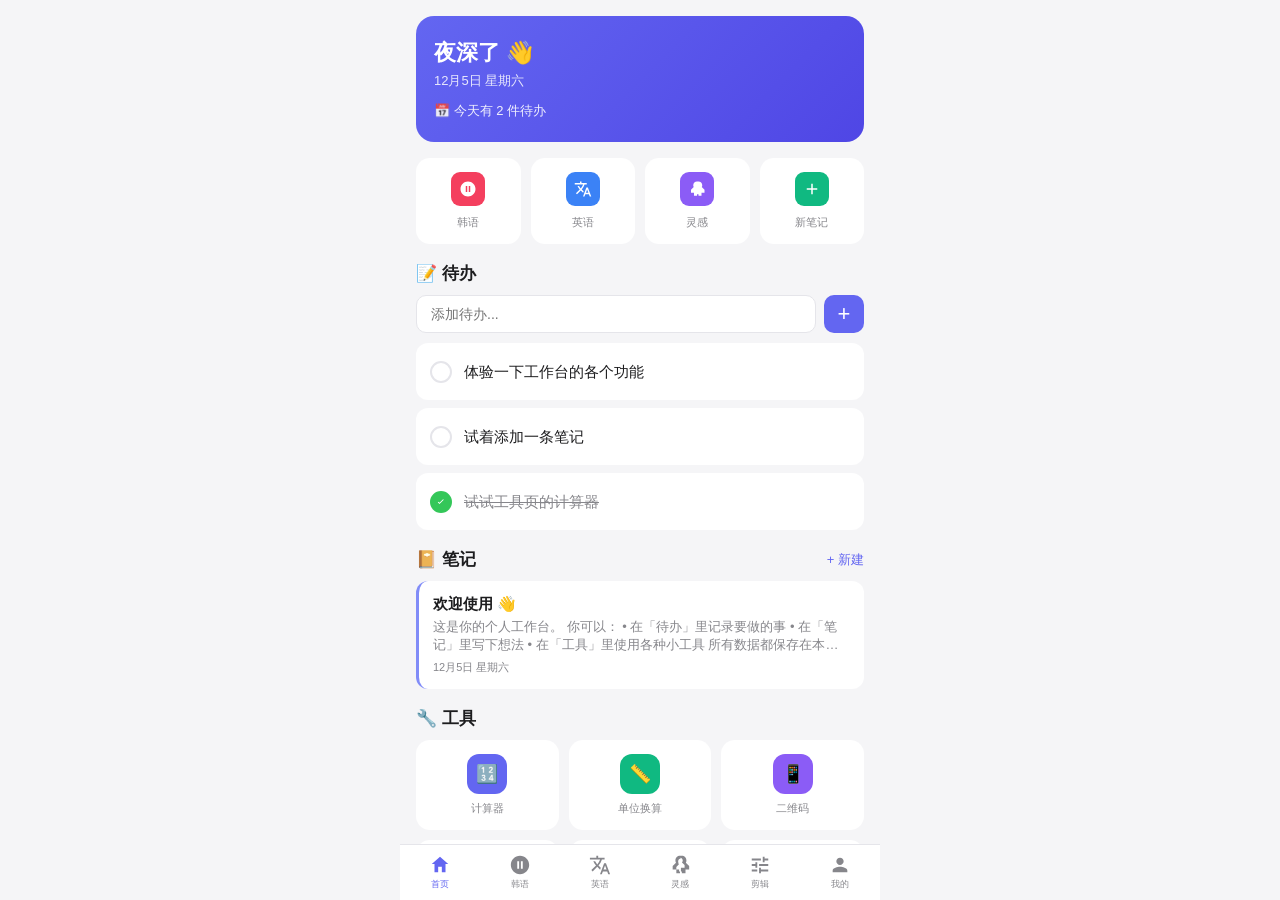
<file: index.html>
<!DOCTYPE html>
<html lang="zh-CN">
<head>
  <meta charset="UTF-8">
  <meta name="viewport" content="width=device-width, initial-scale=1.0, maximum-scale=1.0, user-scalable=no, viewport-fit=cover">
  <meta name="apple-mobile-web-app-capable" content="yes">
  <meta name="apple-mobile-web-app-status-bar-style" content="black-translucent">
  <meta name="theme-color" content="#6366f1">
  <title>我的工作台</title>
  <link rel="stylesheet" href="styles.css?v=2">
  <link rel="preconnect" href="https://fonts.googleapis.com">
</head>
<body>
  <div id="app">
    <!-- 状态栏占位 -->
    <div class="statusbar-safe"></div>

    <!-- 主内容区 -->
    <main class="content" id="content">
      <!-- 各个 Tab 页面会在这里渲染 -->
    </main>

    <!-- 底部 Tab 栏 -->
    <nav class="tabbar" id="tabbar">
      <button class="tab-item active" data-tab="home">
        <svg viewBox="0 0 24 24" class="tab-icon"><path fill="currentColor" d="M12 3l9 8h-3v9h-4v-6h-4v6H6v-9H3l9-8z"/></svg>
        <span>首页</span>
      </button>
<button class="tab-item" data-tab="korean">
        <svg viewBox="0 0 24 24" class="tab-icon"><path fill="currentColor" d="M12 2C6.5 2 2 6.5 2 12s4.5 10 10 10 10-4.5 10-10S17.5 2 12 2zm-1 14H9V8h2v8zm4 0h-2V8h2v8z"/></svg>
        <span>韩语</span>
      </button>
      <button class="tab-item" data-tab="english">
        <svg viewBox="0 0 24 24" class="tab-icon"><path fill="currentColor" d="M12.87 15.07l-2.54-2.51.03-.03c1.74-1.94 2.98-4.17 3.71-6.53H17V4h-7V2H8v2H1v1.99h11.17C11.5 7.92 10.44 9.75 9 11.35 8.07 10.32 7.3 9.19 6.69 8h-2c.73 1.63 1.73 3.17 2.98 4.56l-5.09 5.02L4 19l5-5 3.11 3.11.76-2.04zM18.5 10h-2L12 22h2l1.12-3h4.75L21 22h2l-4.5-12zm-2.62 7l1.62-4.33L19.12 17h-3.24z"/></svg>
        <span>英语</span>
      </button>
      <button class="tab-item" data-tab="inspire">
        <svg viewBox="0 0 24 24" class="tab-icon"><path fill="currentColor" d="M12 2C9.24 2 7 4.24 7 7c0 .89.23 1.72.63 2.45L4 13.08V17h4v4h4v-2h2v2h4v-4h4v-3.92l-3.63-3.63c.4-.73.63-1.56.63-2.45 0-2.76-2.24-5-5-5zm0 2c1.66 0 3 1.34 3 3 0 .56-.15 1.08-.42 1.54l-.42.7 2.84 2.84V15h-4v4h-2v-2H8v-2.92l2.84-2.84-.42-.7C10.15 9.08 10 8.56 10 8c0-1.66 1.34-3 3-3z"/></svg>
        <span>灵感</span>
      </button>
      <button class="tab-item" data-tab="edit">
        <svg viewBox="0 0 24 24" class="tab-icon"><path fill="currentColor" d="M3 17v2h6v-2H3zM3 5v2h10V5H3zm10 16v-2h8v-2h-8v-2h-2v6h2zM7 9v2H3v2h4v2h2V9H7zm14 4v-2H11v2h10zm-6-4h2V7h4V5h-4V3h-2v6z"/></svg>
        <span>剪辑</span>
      </button>
<button class="tab-item" data-tab="me">
        <svg viewBox="0 0 24 24" class="tab-icon"><path fill="currentColor" d="M12 12c2.2 0 4-1.8 4-4s-1.8-4-4-4-4 1.8-4 4 1.8 4 4 4zm0 2c-2.7 0-8 1.3-8 4v2h16v-2c0-2.7-5.3-4-8-4z"/></svg>
        <span>我的</span>
      </button>
    </nav>

    <!-- 底部安全区 -->
    <div class="home-indicator"></div>
  </div>

  <!-- 全局 toast -->
  <div class="toast" id="toast"></div>

  <script src="hangul-data.js?v=3"></script>
  <script src="inspire-data.js"></script>
  <script src="english-data.js"></script>
  <script src="edit-data.js"></script>
  <script src="app.js?v=3"></script>
</body>
</html>
</file>
<file: styles.css>
/* ===== 全局重置 ===== */
* {
  margin: 0;
  padding: 0;
  box-sizing: border-box;
  -webkit-tap-highlight-color: transparent;
}

:root {
  --primary: #6366f1;
  --primary-light: #818cf8;
  --primary-dark: #4f46e5;
  --bg: #f5f5f7;
  --card: #ffffff;
  --text: #1d1d1f;
  --text-secondary: #86868b;
  --border: #e5e5ea;
  --danger: #ff3b30;
  --success: #34c759;
  --warning: #ff9500;
  --tabbar-h: 56px;
  --safe-top: env(safe-area-inset-top, 0px);
  --safe-bottom: env(safe-area-inset-bottom, 0px);
}

html, body {
  height: 100%;
  font-family: -apple-system, BlinkMacSystemFont, "PingFang SC", "Helvetica Neue", "Segoe UI", Roboto, sans-serif;
  font-size: 16px;
  color: var(--text);
  background: var(--bg);
  overflow: hidden;
  -webkit-font-smoothing: antialiased;
}

#app {
  display: flex;
  flex-direction: column;
  height: 100vh;
  height: 100dvh;
  max-width: 480px;
  margin: 0 auto;
  background: var(--bg);
  position: relative;
}

/* ===== 状态栏占位 ===== */
.statusbar-safe {
  height: var(--safe-top);
  background: var(--primary);
  flex-shrink: 0;
}

/* ===== 主内容区 ===== */
.content {
  flex: 1;
  overflow-y: auto;
  overflow-x: hidden;
  -webkit-overflow-scrolling: touch;
  padding-bottom: calc(var(--tabbar-h) + var(--safe-bottom) + 8px);
}

.content::-webkit-scrollbar { display: none; }

/* 页面通用 */
.page { padding: 16px; display: none; animation: fadeIn .25s ease; }
.page.active { display: block; }

@keyframes fadeIn {
  from { opacity: 0; transform: translateY(6px); }
  to { opacity: 1; transform: translateY(0); }
}

.page-title {
  font-size: 28px;
  font-weight: 700;
  margin-bottom: 4px;
  letter-spacing: -0.5px;
}
.page-subtitle {
  font-size: 14px;
  color: var(--text-secondary);
  margin-bottom: 20px;
}

/* ===== 卡片 ===== */
.card {
  background: var(--card);
  border-radius: 14px;
  padding: 16px;
  margin-bottom: 12px;
  box-shadow: 0 1px 3px rgba(0,0,0,0.04);
}

/* ===== 首页 ===== */
.greeting-card {
  background: linear-gradient(135deg, var(--primary) 0%, var(--primary-dark) 100%);
  color: #fff;
  border-radius: 18px;
  padding: 22px 18px;
  margin-bottom: 16px;
}
.greeting-card .hello { font-size: 22px; font-weight: 700; margin-bottom: 4px; }
.greeting-card .date { font-size: 13px; opacity: .85; }
.greeting-card .weather { margin-top: 12px; font-size: 13px; opacity: .9; display: flex; align-items: center; gap: 6px; }

.quick-grid {
  display: grid;
  grid-template-columns: repeat(4, 1fr);
  gap: 10px;
  margin-bottom: 16px;
}
.quick-item {
  background: var(--card);
  border-radius: 14px;
  padding: 14px 6px;
  text-align: center;
  cursor: pointer;
  transition: transform .12s;
  border: none;
  font: inherit;
  color: var(--text);
}
.quick-item:active { transform: scale(.94); }
.quick-item .qi-icon {
  width: 34px; height: 34px;
  border-radius: 9px;
  display: flex; align-items: center; justify-content: center;
  margin: 0 auto 6px;
  color: #fff;
}
.quick-item .qi-icon svg { width: 18px; height: 18px; fill: currentColor; }
.quick-item span { font-size: 11px; color: var(--text-secondary); }

.section-header {
  display: flex; justify-content: space-between; align-items: center;
  margin: 18px 0 10px;
}
.section-header h3 { font-size: 17px; font-weight: 600; }
.section-header .more { font-size: 13px; color: var(--primary); background: none; border: none; font: inherit; }

/* 待办列表预览 */
.todo-preview-item {
  display: flex; align-items: center; gap: 10px;
  padding: 10px 0;
  border-bottom: 1px solid var(--border);
}
.todo-preview-item:last-child { border-bottom: none; }
.todo-preview-item .dot { width: 8px; height: 8px; border-radius: 50%; background: var(--primary); flex-shrink: 0; }
.todo-preview-item.done .dot { background: var(--success); }
.todo-preview-item .txt { flex: 1; font-size: 14px; }
.todo-preview-item.done .txt { color: var(--text-secondary); text-decoration: line-through; }

/* ===== 待办页 ===== */
.todo-input-row {
  display: flex; gap: 8px; margin-bottom: 14px;
}
.todo-input-row input {
  flex: 1;
  border: 1.5px solid var(--border);
  border-radius: 10px;
  padding: 11px 14px;
  font-size: 15px;
  font-family: inherit;
  background: var(--card);
  color: var(--text);
  outline: none;
  transition: border-color .2s;
}
.todo-input-row input:focus { border-color: var(--primary); }
.todo-input-row button {
  background: var(--primary); color: #fff;
  border: none; border-radius: 10px;
  padding: 0 18px; font-size: 15px; font-weight: 600;
  font-family: inherit; cursor: pointer;
}
.todo-input-row button:active { background: var(--primary-dark); }

.todo-list { list-style: none; }
.todo-item {
  display: flex; align-items: center; gap: 12px;
  background: var(--card);
  border-radius: 12px;
  padding: 13px 14px;
  margin-bottom: 8px;
  animation: slideIn .2s ease;
}
@keyframes slideIn { from { opacity: 0; transform: translateX(-8px); } to { opacity: 1; transform: translateX(0); } }
.todo-item .check {
  width: 22px; height: 22px;
  border: 2px solid var(--border);
  border-radius: 50%;
  flex-shrink: 0;
  cursor: pointer;
  display: flex; align-items: center; justify-content: center;
  transition: all .2s;
}
.todo-item .check.done {
  background: var(--success); border-color: var(--success);
}
.todo-item .check.done svg { width: 12px; height: 12px; fill: #fff; }
.todo-item .check:not(.done) svg { display: none; }
.todo-item .todo-text { flex: 1; font-size: 15px; line-height: 1.4; }
.todo-item.done .todo-text { color: var(--text-secondary); text-decoration: line-through; }
.todo-item .del {
  background: none; border: none; color: var(--danger);
  font-size: 20px; cursor: pointer; padding: 4px 8px;
  opacity: 0; transition: opacity .2s;
}
.todo-item:active .del, .todo-item:hover .del { opacity: .7; }

.todo-empty {
  text-align: center; padding: 60px 20px; color: var(--text-secondary);
}
.todo-empty svg { width: 56px; height: 56px; fill: var(--border); margin-bottom: 12px; }

.todo-filter {
  display: flex; gap: 8px; margin-bottom: 14px; overflow-x: auto;
}
.todo-filter button {
  background: var(--card); border: 1px solid var(--border);
  border-radius: 16px; padding: 6px 14px; font-size: 13px;
  font-family: inherit; color: var(--text-secondary); white-space: nowrap; cursor: pointer;
}
.todo-filter button.active { background: var(--primary); color: #fff; border-color: var(--primary); }

/* ===== 笔记页 ===== */
.note-new {
  width: 100%; background: var(--primary); color: #fff;
  border: none; border-radius: 12px; padding: 13px;
  font-size: 15px; font-weight: 600; font-family: inherit;
  margin-bottom: 14px; cursor: pointer;
}
.note-new:active { background: var(--primary-dark); }

.note-item {
  background: var(--card); border-radius: 12px;
  padding: 14px; margin-bottom: 10px; cursor: pointer;
  border-left: 3px solid var(--primary-light);
}
.note-item .note-title { font-size: 15px; font-weight: 600; margin-bottom: 4px; }
.note-item .note-preview { font-size: 13px; color: var(--text-secondary); line-height: 1.4;
  display: -webkit-box; -webkit-line-clamp: 2; -webkit-box-orient: vertical; overflow: hidden; }
.note-item .note-date { font-size: 11px; color: var(--text-secondary); margin-top: 6px; }

/* 笔记编辑弹层 */
.modal-mask {
  position: fixed; inset: 0; background: rgba(0,0,0,.4);
  display: none; align-items: flex-end; justify-content: center;
  z-index: 100;
}
.modal-mask.show { display: flex; }
.modal {
  background: var(--card); width: 100%; max-width: 480px;
  border-radius: 18px 18px 0 0; padding: 18px;
  padding-bottom: calc(18px + var(--safe-bottom));
  animation: slideUp .25s ease;
}
@keyframes slideUp { from { transform: translateY(100%); } to { transform: translateY(0); } }
.modal-handle { width: 36px; height: 4px; background: var(--border); border-radius: 2px; margin: 0 auto 14px; }
.modal h3 { font-size: 17px; margin-bottom: 12px; text-align: center; }
.modal input, .modal textarea {
  width: 100%; border: 1.5px solid var(--border); border-radius: 10px;
  padding: 11px 14px; font-size: 15px; font-family: inherit;
  margin-bottom: 10px; background: var(--bg); color: var(--text); outline: none;
  resize: none;
}
.modal input:focus, .modal textarea:focus { border-color: var(--primary); }
.modal textarea { min-height: 140px; line-height: 1.5; }
.modal-actions { display: flex; gap: 10px; margin-top: 6px; }
.modal-actions button {
  flex: 1; padding: 12px; border-radius: 10px; font-size: 15px;
  font-weight: 600; font-family: inherit; cursor: pointer; border: none;
}
.btn-cancel { background: var(--bg); color: var(--text-secondary); }
.btn-save { background: var(--primary); color: #fff; }

/* ===== 工具页 ===== */
.tool-grid {
  display: grid; grid-template-columns: repeat(2, 1fr); gap: 12px;
}
.tool-card {
  background: var(--card); border-radius: 14px; padding: 18px 14px;
  text-align: center; cursor: pointer; transition: transform .12s;
  border: none; font: inherit; color: var(--text);
}
.tool-card:active { transform: scale(.95); }
.tool-card .tc-icon {
  width: 44px; height: 44px; border-radius: 12px;
  margin: 0 auto 10px; display: flex; align-items: center; justify-content: center;
  color: #fff;
}
.tool-card .tc-icon svg { width: 22px; height: 22px; fill: currentColor; }
.tool-card .tc-name { font-size: 14px; font-weight: 600; margin-bottom: 2px; }
.tool-card .tc-desc { font-size: 11px; color: var(--text-secondary); }

/* 工具结果展示 */
.tool-result {
  background: var(--card); border-radius: 12px; padding: 16px;
  margin-top: 14px; font-size: 14px; line-height: 1.6; white-space: pre-wrap;
  display: none;
}
.tool-result.show { display: block; }

/* ===== 我的页 ===== */
.profile-card {
  display: flex; align-items: center; gap: 14px;
  background: linear-gradient(135deg, var(--primary) 0%, var(--primary-dark) 100%);
  color: #fff; border-radius: 18px; padding: 20px; margin-bottom: 16px;
}
.avatar {
  width: 56px; height: 56px; border-radius: 50%;
  background: rgba(255,255,255,.25); display: flex; align-items: center; justify-content: center;
  font-size: 24px; font-weight: 700;
}
.profile-info .name { font-size: 18px; font-weight: 700; }
.profile-info .sub { font-size: 12px; opacity: .85; margin-top: 2px; }

.stats-row { display: flex; gap: 10px; margin-bottom: 16px; }
.stat-card {
  flex: 1; background: var(--card); border-radius: 14px; padding: 14px; text-align: center;
}
.stat-card .num { font-size: 24px; font-weight: 700; color: var(--primary); }
.stat-card .label { font-size: 12px; color: var(--text-secondary); margin-top: 2px; }

.menu-list { background: var(--card); border-radius: 14px; overflow: hidden; }
.menu-item {
  display: flex; align-items: center; gap: 12px;
  padding: 14px 16px; border-bottom: 1px solid var(--border);
  cursor: pointer; font-size: 15px;
}
.menu-item:last-child { border-bottom: none; }
.menu-item:active { background: var(--bg); }
.menu-item .mi-icon { width: 28px; height: 28px; border-radius: 7px; display: flex; align-items: center; justify-content: center; color: #fff; }
.menu-item .mi-icon svg { width: 15px; height: 15px; fill: currentColor; }
.menu-item .mi-text { flex: 1; }
.menu-item .mi-arrow { color: var(--text-secondary); font-size: 18px; }

/* ===== 底部 Tab 栏 ===== */
.tabbar {
  display: flex;
  height: var(--tabbar-h);
  background: rgba(255,255,255,.92);
  backdrop-filter: blur(20px);
  -webkit-backdrop-filter: blur(20px);
  border-top: 0.5px solid var(--border);
  flex-shrink: 0;
  position: relative;
  z-index: 10;
}
.tab-item {
  flex: 1;
  display: flex; flex-direction: column; align-items: center; justify-content: center;
  gap: 2px;
  background: none; border: none;
  color: var(--text-secondary);
  cursor: pointer;
  font-family: inherit;
  transition: color .15s;
}
.tab-item .tab-icon { width: 22px; height: 22px; fill: currentColor; }
.tab-item span { font-size: 9px; }
.tab-item.active { color: var(--primary); }

.home-indicator { height: var(--safe-bottom); background: rgba(255,255,255,.92); flex-shrink: 0; }

/* ===== Toast ===== */
.toast {
  position: fixed; bottom: calc(var(--tabbar-h) + var(--safe-bottom) + 24px);
  left: 50%; transform: translateX(-50%) translateY(20px);
  background: rgba(0,0,0,.78); color: #fff;
  padding: 10px 20px; border-radius: 20px;
  font-size: 14px; opacity: 0; pointer-events: none;
  transition: all .25s; z-index: 200;
  max-width: 80%; text-align: center;
}
.toast.show { opacity: 1; transform: translateX(-50%) translateY(0); }

/* 颜色辅助 */
.bg-indigo { background: #6366f1; }
.bg-pink { background: #ec4899; }
.bg-green { background: #10b981; }
.bg-orange { background: #f59e0b; }
.bg-blue { background: #3b82f6; }
.bg-purple { background: #8b5cf6; }
.bg-cyan { background: #06b6d4; }
.bg-red { background: #ef4444; }
.bg-teal { background: #14b8a6; }
.bg-rose { background: #f43f5e; }

/* ===== 韩语学习页 ===== */
.kr-overview {
  background: linear-gradient(135deg, #f43f5e 0%, #be123c 100%);
  color: #fff; border-radius: 18px; padding: 22px 18px; margin-bottom: 16px;
}
.kr-overview .kr-title { font-size: 22px; font-weight: 700; margin-bottom: 4px; }
.kr-overview .kr-sub { font-size: 13px; opacity: .85; margin-bottom: 14px; }
.kr-progress { background: rgba(255,255,255,.2); border-radius: 10px; height: 8px; overflow: hidden; margin-bottom: 6px; }
.kr-progress-bar { background: #fff; height: 100%; border-radius: 10px; transition: width .4s ease; }
.kr-progress-text { font-size: 12px; opacity: .9; display: flex; justify-content: space-between; }

.kr-day-list { display: flex; flex-direction: column; gap: 10px; }
.kr-day-card {
  background: var(--card); border-radius: 14px; padding: 14px 16px;
  display: flex; align-items: center; gap: 12px; cursor: pointer;
  transition: transform .12s; border: 1.5px solid transparent;
}
.kr-day-card:active { transform: scale(.98); }
.kr-day-card.done { border-color: var(--success); background: #f0fdf4; }
.kr-day-card.current { border-color: var(--primary); }
.kr-day-card.locked { opacity: .5; }
.kr-day-num {
  width: 40px; height: 40px; border-radius: 12px; flex-shrink: 0;
  display: flex; align-items: center; justify-content: center;
  font-size: 16px; font-weight: 700; color: #fff; background: var(--text-secondary);
}
.kr-day-card.done .kr-day-num { background: var(--success); }
.kr-day-card.current .kr-day-num { background: var(--primary); }
.kr-day-info { flex: 1; min-width: 0; }
.kr-day-info .kr-day-title { font-size: 15px; font-weight: 600; }
.kr-day-info .kr-day-meta { font-size: 12px; color: var(--text-secondary); margin-top: 2px; }
.kr-day-status { font-size: 20px; }

/* 字母卡片区 */
.kr-section-title { font-size: 17px; font-weight: 600; margin: 18px 0 12px; }
.kr-letters { display: grid; grid-template-columns: repeat(2, 1fr); gap: 10px; }
.kr-letter-card {
  background: var(--card); border-radius: 14px; padding: 16px 12px;
  text-align: center; position: relative; cursor: pointer;
  transition: transform .12s; border: 1.5px solid transparent;
}
.kr-letter-card:active { transform: scale(.95); }
.kr-letter-card.flipped { background: linear-gradient(135deg, #f43f5e 0%, #be123c 100%); color: #fff; }
.kr-letter-card.flipped .kr-lc-sound,
.kr-letter-card.flipped .kr-lc-roman,
.kr-letter-card.flipped .kr-lc-ex { color: rgba(255,255,255,.9); }
.kr-lc-letter { font-size: 40px; font-weight: 700; line-height: 1; margin-bottom: 6px; }
.kr-lc-sound { font-size: 13px; color: var(--text-secondary); }
.kr-lc-roman { font-size: 12px; color: var(--primary); font-weight: 600; margin-top: 2px; }
.kr-lc-ex { font-size: 11px; color: var(--text-secondary); margin-top: 6px; line-height: 1.3; }
.kr-lc-zh { font-size: 16px; font-weight: 700; color: #fef08a; margin-top: 4px; }
.kr-lc-tip { font-size: 11px; color: rgba(255,255,255,.75); margin-top: 4px; line-height: 1.35; padding: 0 2px; }
.kr-lc-type { position: absolute; top: 6px; right: 8px; font-size: 9px; color: var(--text-secondary); background: var(--bg); padding: 1px 6px; border-radius: 8px; }

.kr-tip {
  background: #fff7ed; border-left: 3px solid #f59e0b;
  border-radius: 8px; padding: 12px 14px; margin-bottom: 14px;
  font-size: 13px; line-height: 1.5; color: #92400e;
}

.kr-practice-list { display: flex; flex-direction: column; gap: 8px; }
.kr-practice-item {
  background: var(--card); border-radius: 12px; padding: 14px;
  display: flex; align-items: center; gap: 14px;
}
.kr-practice-item .kr-pw { font-size: 28px; font-weight: 700; min-width: 80px; }
.kr-practice-item .kr-pi { flex: 1; }
.kr-practice-item .kr-pr { font-size: 13px; color: var(--primary); font-weight: 600; }
.kr-practice-item .kr-pm { font-size: 12px; color: var(--text-secondary); margin-top: 2px; }

.kr-complete-btn {
  width: 100%; background: var(--success); color: #fff;
  border: none; border-radius: 12px; padding: 14px;
  font-size: 15px; font-weight: 600; font-family: inherit;
  margin-top: 16px; cursor: pointer;
}
.kr-complete-btn:active { background: #059669; }
.kr-complete-btn:disabled { background: var(--border); color: var(--text-secondary); cursor: not-allowed; }

.kr-back {
  background: none; border: none; color: var(--primary);
  font-size: 14px; font-family: inherit; margin-bottom: 12px; cursor: pointer;
  display: flex; align-items: center; gap: 4px;
}

.kr-quiz { background: var(--card); border-radius: 14px; padding: 18px; margin-top: 14px; }
.kr-quiz-q { font-size: 15px; margin-bottom: 14px; text-align: center; }
.kr-quiz-letter { font-size: 56px; font-weight: 700; text-align: center; color: var(--primary); margin: 8px 0 18px; }
.kr-quiz-options { display: grid; grid-template-columns: 1fr 1fr; gap: 8px; }
.kr-quiz-opt {
  background: var(--bg); border: 1.5px solid var(--border); border-radius: 10px;
  padding: 12px; font-size: 14px; font-family: inherit; cursor: pointer;
  transition: all .15s;
}
.kr-quiz-opt:active { transform: scale(.96); }
.kr-quiz-opt.correct { background: #f0fdf4; border-color: var(--success); color: var(--success); }
.kr-quiz-opt.wrong { background: #fef2f2; border-color: var(--danger); color: var(--danger); }

/* 字母卡内朗读按钮 */
.kr-card-speak {
  background: rgba(255,255,255,.25);
  border: 1px solid rgba(255,255,255,.4);
  color: #fff;
  border-radius: 14px;
  padding: 5px 12px;
  font-size: 12px;
  font-family: inherit;
  margin-top: 8px;
  cursor: pointer;
}
.kr-card-speak:active { transform: scale(.92); }

/* 练习词朗读按钮 */
.kr-play-btn {
  background: var(--bg);
  border: none;
  border-radius: 50%;
  width: 38px; height: 38px;
  font-size: 18px;
  cursor: pointer;
  flex-shrink: 0;
  transition: transform .12s;
}
.kr-play-btn:active { transform: scale(.88); background: var(--primary); color: #fff; }

.kr-quiz-play {
  background: var(--primary) !important;
  color: #fff !important;
}
.kr-quiz-play:active { transform: scale(.9); }

/* ===== 跟读录音对比 ===== */
.kr-card-actions {
  display: flex; gap: 4px; justify-content: center; margin-top: 8px;
}
.kr-card-actions .kr-card-speak,
.kr-card-actions .kr-card-rec,
.kr-card-actions .kr-card-raw {
  background: rgba(255,255,255,.25);
  border: 1px solid rgba(255,255,255,.4);
  color: #fff;
  border-radius: 12px;
  padding: 5px 4px;
  font-size: 10px;
  font-family: inherit;
  cursor: pointer;
  flex: 1;
}
.kr-card-actions .kr-card-speak:active,
.kr-card-actions .kr-card-rec:active,
.kr-card-actions .kr-card-raw:active { transform: scale(.92); }

.kr-practice-actions { display: flex; gap: 6px; flex-shrink: 0; }
.kr-rec-sm { background: #fef2f2 !important; }
.kr-rec-sm:active { background: var(--danger) !important; color: #fff !important; }

/* 录音面板 */
.rec-panel { max-height: 85vh; overflow-y: auto; }

.rec-letter-display {
  display: flex; align-items: center; gap: 16px;
  background: linear-gradient(135deg, #f43f5e 0%, #be123c 100%);
  color: #fff; border-radius: 14px; padding: 16px; margin-bottom: 14px;
}
.rec-letter-big { font-size: 48px; font-weight: 700; line-height: 1; }
.rec-letter-info { flex: 1; }
.rec-letter-info .rec-roman { font-size: 15px; font-weight: 600; opacity: .95; }
.rec-letter-info .rec-sound { font-size: 13px; opacity: .85; margin: 2px 0; }
.rec-letter-info .rec-ex { font-size: 12px; opacity: .75; }

.rec-wave-wrap {
  background: #1e1b4b; border-radius: 12px; padding: 8px;
  margin-bottom: 14px; min-height: 96px;
  display: flex; flex-direction: column; align-items: center; justify-content: center;
  position: relative;
}
.rec-wave-wrap canvas { width: 100%; max-width: 280px; height: 80px; border-radius: 8px; }
.rec-wave-placeholder {
  position: absolute; color: #818cf8; font-size: 13px;
}

.rec-controls { display: flex; gap: 8px; flex-wrap: wrap; margin-bottom: 12px; }
.rec-btn {
  flex: 1; min-width: 72px;
  border: none; border-radius: 10px; padding: 10px 6px;
  font-size: 13px; font-weight: 600; font-family: inherit; cursor: pointer;
  transition: transform .12s;
}
.rec-btn:active { transform: scale(.96); }
.rec-btn-primary { background: var(--primary); color: #fff; }
.rec-btn-danger { background: var(--danger); color: #fff; width: 100%; flex: none; }
.rec-btn-ghost { background: var(--bg); color: var(--text); border: 1.5px solid var(--border); }

.rec-tip {
  background: #eff6ff; border-left: 3px solid #3b82f6;
  border-radius: 8px; padding: 10px 12px; margin-bottom: 12px;
  font-size: 12px; line-height: 1.5; color: #1e40af;
}

/* ===== 灵感页 ===== */
.inspire-concept-card {
  background: linear-gradient(135deg, #7c3aed 0%, #ec4899 100%);
  color: #fff; border-radius: 18px; padding: 20px 18px; margin-bottom: 16px;
}
.inspire-concept-label { font-size: 12px; opacity: .85; margin-bottom: 6px; }
.inspire-concept-title { font-size: 22px; font-weight: 700; margin-bottom: 8px; }
.inspire-concept-desc { font-size: 13px; line-height: 1.6; opacity: .95; }

.inspire-art-card {
  background: var(--card); border-radius: 14px; overflow: hidden;
  margin-bottom: 12px; box-shadow: 0 1px 3px rgba(0,0,0,.06);
}
.inspire-art-card img { width: 100%; display: block; max-height: 300px; object-fit: cover; background: #f3f4f6; }
.inspire-art-info { padding: 12px 14px; }
.inspire-art-title { font-size: 15px; font-weight: 600; margin-bottom: 2px; }
.inspire-art-artist { font-size: 12px; color: var(--text-secondary); line-height: 1.4; }
.inspire-art-meta { font-size: 11px; color: var(--text-secondary); margin-top: 4px; }

.inspire-photo-card {
  background: var(--card); border-radius: 14px; overflow: hidden;
  margin-bottom: 16px; box-shadow: 0 1px 3px rgba(0,0,0,.06);
}
.inspire-photo-info { padding: 10px 14px; font-size: 12px; color: var(--text-secondary); }

.inspire-sites { display: flex; flex-direction: column; gap: 8px; }
.inspire-site-card {
  display: flex; align-items: center; gap: 12px;
  background: var(--card); border-radius: 12px; padding: 12px 14px;
  text-decoration: none; color: var(--text); transition: transform .12s;
}
.inspire-site-card:active { transform: scale(.98); }
.inspire-site-icon {
  width: 38px; height: 38px; border-radius: 10px; flex-shrink: 0;
  display: flex; align-items: center; justify-content: center;
  color: #fff; font-size: 16px; font-weight: 700;
}
.inspire-site-info { flex: 1; min-width: 0; }
.inspire-site-name { font-size: 14px; font-weight: 600; }
.inspire-site-desc { font-size: 12px; color: var(--text-secondary); margin-top: 1px; }
.inspire-site-cat { font-size: 10px; color: var(--text-secondary); background: var(--bg); padding: 3px 8px; border-radius: 8px; flex-shrink: 0; }

.inspire-tip-card {
  background: #fdf4ff; border-left: 3px solid #a855f7;
  border-radius: 8px; padding: 12px 14px; margin-top: 16px;
  font-size: 13px; line-height: 1.7; color: #6b21a8;
}

/* ===== 英语学习页 ===== */
.en-overview {
  background: linear-gradient(135deg, #2563eb 0%, #1d4ed8 100%);
  color: #fff; border-radius: 18px; padding: 22px 18px; margin-bottom: 16px;
}
.en-overview .en-title { font-size: 22px; font-weight: 700; margin-bottom: 4px; }
.en-overview .en-sub { font-size: 13px; opacity: .85; margin-bottom: 14px; }
.en-progress { background: rgba(255,255,255,.2); border-radius: 10px; height: 8px; overflow: hidden; margin-bottom: 6px; }
.en-progress-bar { background: #fff; height: 100%; border-radius: 10px; transition: width .4s; }
.en-progress-text { font-size: 12px; opacity: .9; display: flex; justify-content: space-between; }

.en-quick-grid { display: grid; grid-template-columns: repeat(3, 1fr); gap: 10px; margin-bottom: 16px; }
.en-quick-card {
  background: var(--card); border: none; border-radius: 14px; padding: 16px 8px;
  text-align: center; cursor: pointer; font-family: inherit; transition: transform .12s;
}
.en-quick-card:active { transform: scale(.94); }
.en-qc-icon { width: 40px; height: 40px; border-radius: 12px; margin: 0 auto 8px; display: flex; align-items: center; justify-content: center; font-size: 20px; }
.en-qc-name { font-size: 13px; font-weight: 600; margin-bottom: 2px; }
.en-qc-desc { font-size: 10px; color: var(--text-secondary); }

.en-checkin-btn {
  width: 100%; background: var(--primary); color: #fff; border: none;
  border-radius: 12px; padding: 14px; font-size: 15px; font-weight: 600;
  font-family: inherit; cursor: pointer; margin-bottom: 14px;
}
.en-checkin-btn:active { background: var(--primary-dark); }
.en-checkin-btn.done { background: var(--success); }

.en-tip-card {
  background: #eff6ff; border-left: 3px solid #2563eb;
  border-radius: 8px; padding: 12px 14px; font-size: 13px; line-height: 1.7; color: #1e40af;
}

.en-scene-card {
  background: var(--card); border-radius: 14px; padding: 16px; margin-bottom: 12px;
  border-left: 4px solid var(--primary);
}
.en-scene-label { font-size: 12px; color: var(--primary); font-weight: 600; margin-bottom: 8px; }
.en-scene-en { font-size: 18px; font-weight: 600; line-height: 1.4; margin-bottom: 4px; }
.en-scene-zh { font-size: 13px; color: var(--text-secondary); margin-bottom: 10px; }
.en-scene-actions { display: flex; gap: 8px; }
.en-play-btn, .en-rec-btn {
  background: var(--bg); border: 1px solid var(--border); border-radius: 10px;
  padding: 8px 14px; font-size: 13px; font-family: inherit; cursor: pointer; color: var(--text);
}
.en-play-btn:active { background: var(--primary); color: #fff; border-color: var(--primary); }
.en-rec-btn:active { background: var(--danger); color: #fff; border-color: var(--danger); }

.en-scene-nav { display: flex; gap: 10px; margin-top: 14px; }
.en-nav-btn {
  flex: 1; background: var(--card); border: 1px solid var(--border);
  border-radius: 10px; padding: 12px; font-size: 14px; font-family: inherit; cursor: pointer;
}
.en-nav-btn:disabled { opacity: .4; }
.en-nav-btn:active:not(:disabled) { background: var(--primary); color: #fff; border-color: var(--primary); }

.en-word-card {
  background: var(--card); border-radius: 12px; padding: 14px; margin-bottom: 10px;
}
.en-word-header { display: flex; justify-content: space-between; align-items: center; margin-bottom: 4px; }
.en-word-en { font-size: 20px; font-weight: 700; color: var(--primary); }
.en-word-play { background: var(--bg); border: none; border-radius: 50%; width: 32px; height: 32px; font-size: 14px; cursor: pointer; }
.en-word-play:active { background: var(--primary); color: #fff; }
.en-word-zh { font-size: 14px; color: var(--text); margin-bottom: 6px; }
.en-word-example { font-size: 13px; color: var(--text-secondary); font-style: italic; background: var(--bg); padding: 8px 10px; border-radius: 8px; }

.en-rec-text {
  font-size: 18px; font-weight: 600; text-align: center; padding: 16px;
  background: var(--bg); border-radius: 10px; margin-bottom: 14px; color: var(--primary);
}

/* 首页待办输入 */
.home-todo-input { display: flex; gap: 8px; margin-bottom: 10px; }
.home-todo-input input {
  flex: 1; border: 1.5px solid var(--border); border-radius: 10px;
  padding: 10px 14px; font-size: 14px; font-family: inherit; background: var(--card); outline: none;
}
.home-todo-input input:focus { border-color: var(--primary); }
.home-todo-input button {
  background: var(--primary); color: #fff; border: none; border-radius: 10px;
  width: 40px; font-size: 22px; font-family: inherit; cursor: pointer;
}

/* 首页工具网格 */
.home-tools-grid {
  display: grid; grid-template-columns: repeat(3, 1fr); gap: 10px; margin-bottom: 12px;
}
.home-tool-card {
  background: var(--card); border: none; border-radius: 14px; padding: 14px 6px;
  text-align: center; cursor: pointer; font-family: inherit; transition: transform .12s;
}
.home-tool-card:active { transform: scale(.94); }
.home-tool-icon {
  width: 40px; height: 40px; border-radius: 12px; margin: 0 auto 6px;
  display: flex; align-items: center; justify-content: center; font-size: 18px; color: #fff;
}
.home-tool-card span { font-size: 11px; color: var(--text-secondary); }

/* ===== 剪辑学习页 ===== */
.edit-overview {
  background: linear-gradient(135deg, #f59e0b 0%, #d97706 100%);
  color: #fff; border-radius: 18px; padding: 22px 18px; margin-bottom: 16px;
}
.edit-overview .edit-title { font-size: 22px; font-weight: 700; margin-bottom: 4px; }
.edit-overview .edit-sub { font-size: 13px; opacity: .85; margin-bottom: 14px; }

.edit-day-card {
  background: var(--card); border-radius: 12px; padding: 14px; margin-bottom: 8px;
  border-left: 4px solid var(--border); transition: border-color .2s;
}
.edit-day-card.done { border-left-color: var(--success); background: #f0fdf4; }
.edit-day-header { display: flex; align-items: center; gap: 10px; }
.edit-day-num {
  width: 36px; height: 36px; border-radius: 10px; flex-shrink: 0;
  display: flex; align-items: center; justify-content: center;
  font-size: 13px; font-weight: 700; color: #fff; background: #f59e0b;
}
.edit-day-num.done { background: var(--success); }
.edit-day-info { flex: 1; min-width: 0; }
.edit-day-task { font-size: 14px; font-weight: 600; line-height: 1.3; }
.edit-day-tip { font-size: 11px; color: var(--text-secondary); margin-top: 3px; line-height: 1.3; }
.edit-day-btn {
  background: #f59e0b; color: #fff; border: none; border-radius: 10px;
  padding: 6px 12px; font-size: 12px; font-family: inherit; cursor: pointer; flex-shrink: 0;
}
.edit-day-btn.done { background: var(--success); }
.edit-day-btn:active { transform: scale(.92); }

.edit-skill-card {
  display: flex; gap: 12px; background: var(--card); border-radius: 12px;
  padding: 14px; margin-bottom: 10px;
}
.edit-skill-num {
  width: 28px; height: 28px; border-radius: 8px; flex-shrink: 0;
  display: flex; align-items: center; justify-content: center;
  font-size: 13px; font-weight: 700; color: #fff; background: #f59e0b;
}
.edit-skill-body { flex: 1; }
.edit-skill-title { font-size: 15px; font-weight: 600; margin-bottom: 4px; }
.edit-skill-desc { font-size: 13px; color: var(--text-secondary); line-height: 1.5; }

.edit-shortcut-list { display: flex; flex-direction: column; gap: 6px; margin-bottom: 14px; }
.edit-shortcut-item {
  display: flex; align-items: center; gap: 12px; background: var(--card);
  border-radius: 10px; padding: 10px 14px;
}
.edit-sc-name { font-size: 14px; font-weight: 600; min-width: 80px; }
.edit-sc-how { font-size: 13px; color: var(--text-secondary); }
</file>
